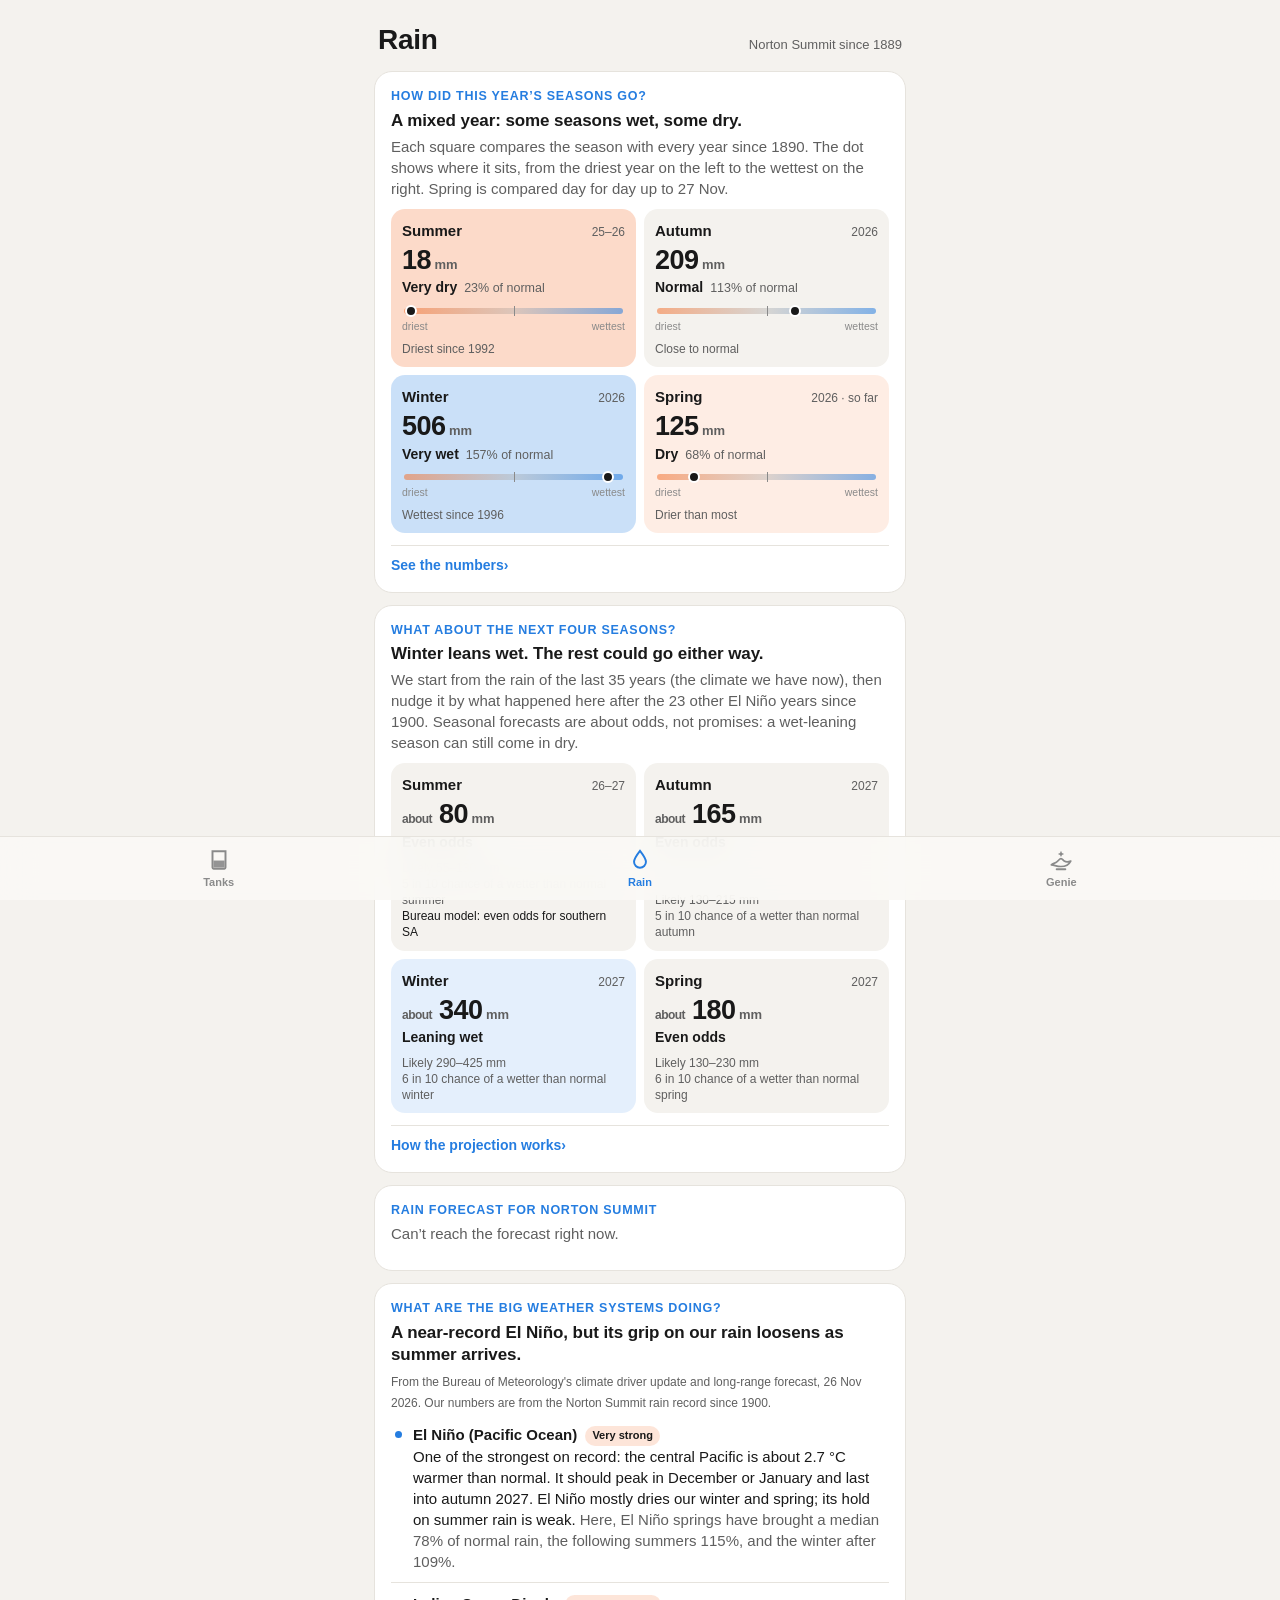
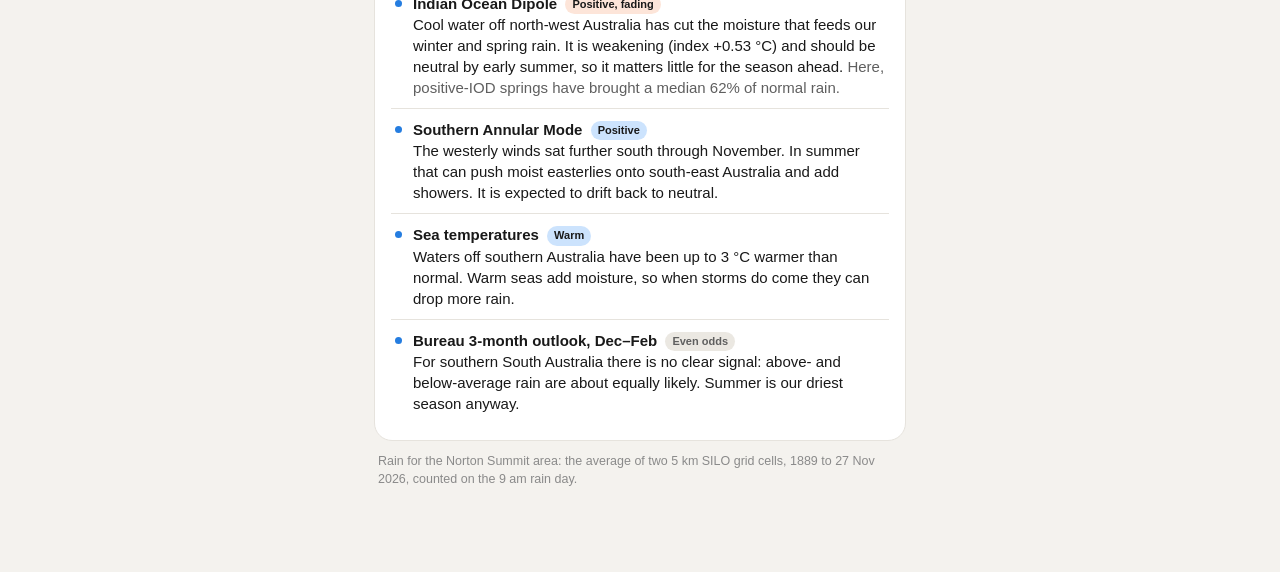
<file: index.html>
<!DOCTYPE html>
<html lang="en-AU">
<head>
<meta charset="utf-8">
<meta name="viewport" content="width=device-width, initial-scale=1, viewport-fit=cover">
<meta name="theme-color" content="#f4f2ee" media="(prefers-color-scheme: light)">
<meta name="theme-color" content="#111111" media="(prefers-color-scheme: dark)">
<meta name="apple-mobile-web-app-capable" content="yes">
<meta name="apple-mobile-web-app-status-bar-style" content="default">
<meta name="apple-mobile-web-app-title" content="Tanks a lot">
<link rel="apple-touch-icon" href="icons/icon-180.png">
<link rel="icon" href="icons/icon-192.png">
<link rel="manifest" href="manifest.webmanifest">
<title>Tanks a lot</title>
<link rel="stylesheet" href="style.css?v=11">
</head>
<body>
<div id="views">
  <section class="view" id="view-tanks" hidden></section>
  <section class="view" id="view-rain" hidden></section>
  <section class="view" id="view-genie" hidden></section>
</div>

<nav class="tabbar" role="tablist">
  <button role="tab" data-tab="tanks" aria-label="Tanks">
    <svg viewBox="0 0 24 24"><path d="M6 4h12v15a1 1 0 0 1-1 1H7a1 1 0 0 1-1-1z" fill="none" stroke="currentColor" stroke-width="1.8"/><path d="M6.9 12.5h10.2V19H6.9z" fill="currentColor" opacity=".9"/></svg>
    <span>Tanks</span>
  </button>
  <button role="tab" data-tab="rain" aria-label="Rain">
    <svg viewBox="0 0 24 24"><path d="M12 3.5c3.3 4.2 5.5 7.4 5.5 10.2a5.5 5.5 0 0 1-11 0c0-2.8 2.2-6 5.5-10.2z" fill="none" stroke="currentColor" stroke-width="1.8"/></svg>
    <span>Rain</span>
  </button>
  <button role="tab" data-tab="genie" aria-label="Rain Genie">
    <svg viewBox="0 0 24 24"><path d="M3 16.5c3 0 4.5 1.5 9 1.5s7.5-2 9-5c-2.5 1-4.5 1-6 0-1.2-.8-1.7-2.3-3-2.3-1.7 0-2.3 2.3-4.3 3.3C6 15 4.5 15.5 3 16.5z" fill="none" stroke="currentColor" stroke-width="1.6" stroke-linejoin="round"/><path d="M8 20.5h8" stroke="currentColor" stroke-width="1.8" stroke-linecap="round"/><path d="M12 3.5l.9 2 2 .9-2 .9-.9 2-.9-2-2-.9 2-.9z" fill="currentColor"/></svg>
    <span>Genie</span>
  </button>
</nav>

<div class="tip" id="tip" role="status"></div>
<script src="app.js?v=11"></script>
</body>
</html>
</file>
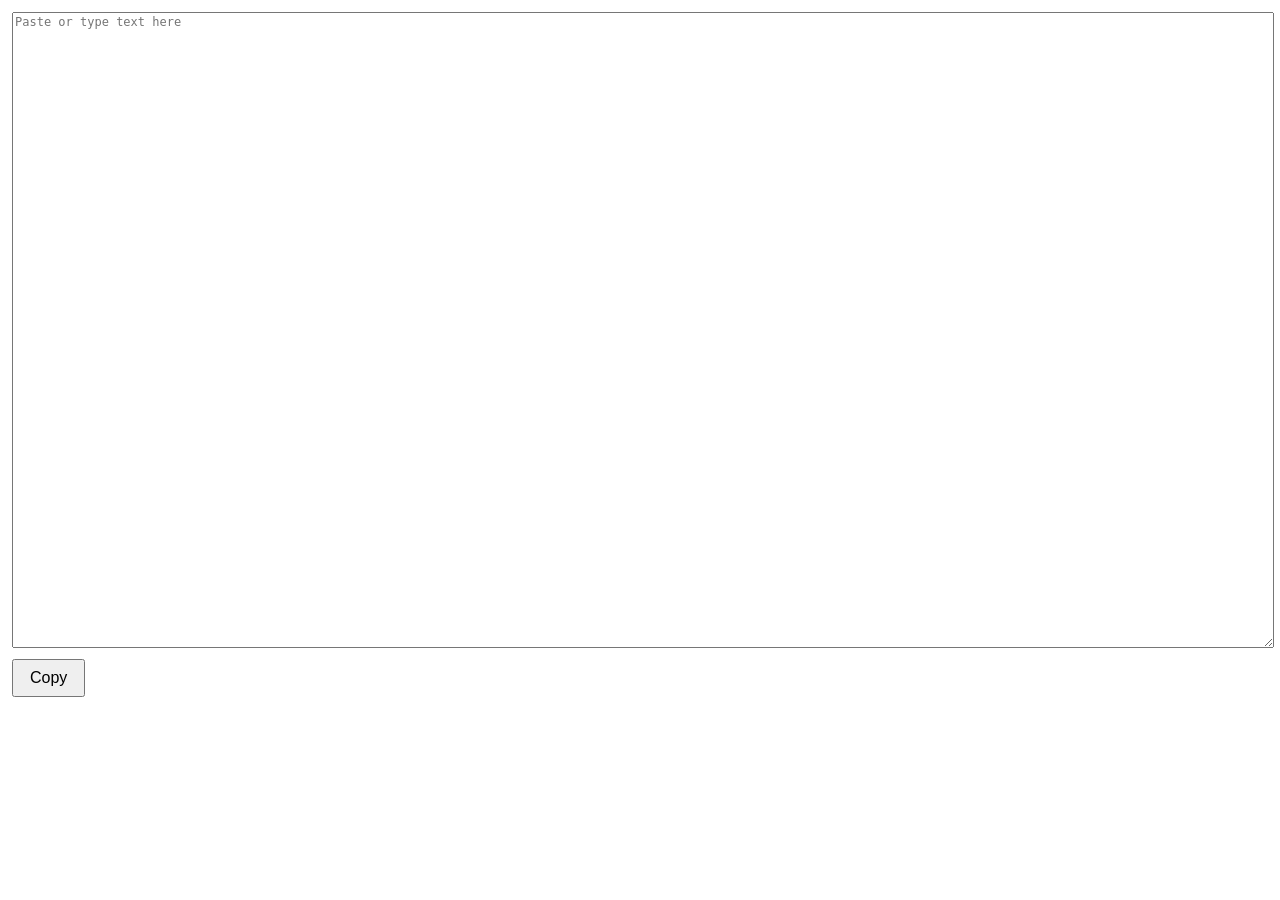
<file: paste.html>
<!DOCTYPE html>
<html lang="en"><head><meta charset="utf-8"><meta name="robots" content="noindex"><title>Clipboard helper</title>
<style>body{font:14px system-ui;margin:12px}textarea{width:100%;height:70vh;font:12px monospace}button{font-size:16px;padding:8px 16px;margin-top:8px}</style></head>
<body><textarea id="t" spellcheck="false" placeholder="Paste or type text here"></textarea>
<button id="c">Copy</button> <span id="s"></span>
<script>
document.getElementById('c').onclick=function(){var t=document.getElementById('t');t.focus();t.select();var ok=document.execCommand('copy');
var v=t.value,h=0;for(var i=0;i<v.length;i++)h=(h*31+v.charCodeAt(i))>>>0;
document.getElementById('s').textContent=(ok?'Copied ':'Copy failed ')+v.length+' chars, '+v.split('\n').length+' lines, hash '+h;};
</script></body></html>
</file>
<file: style.css>
:root {
  color-scheme: light;
  --bg: #f4f2ee; --card: #ffffff; --ink: #191919; --ink-2: #5f5f5f; --ink-3: #8a8a8a;
  --line: #e6e3dd; --grid: #eeebe6; --chip: #ebe8e2;
  --water: #257de0; --water-soft: #cce3fd;
  --warm: #f47230; --cool: #257de0; --neutral: #a3a3a3;
  --band: rgba(37,125,224,.14); --band2: rgba(37,125,224,.26);
  --warn: #c2410c; --good: #0a7a1f;
  --tab-bg: rgba(250,249,246,.92);
}
@media (prefers-color-scheme: dark) {
  :root {
    color-scheme: dark;
    --bg: #111111; --card: #1c1c1c; --ink: #efefef; --ink-2: #a8a8a8; --ink-3: #7c7c7c;
    --line: #2c2c2c; --grid: #262626; --chip: #2a2a2a;
    --water: #338ced; --water-soft: #173a63;
    --warm: #e76624; --cool: #338ced; --neutral: #777;
    --band: rgba(51,140,237,.18); --band2: rgba(51,140,237,.32);
    --warn: #f18a59; --good: #2fbf4a;
    --tab-bg: rgba(24,24,24,.92);
  }
}
* { box-sizing: border-box; -webkit-tap-highlight-color: transparent; }
html, body { margin: 0; background: var(--bg); color: var(--ink); height: 100%;
  font: 16px/1.4 -apple-system, BlinkMacSystemFont, "SF Pro Text", "Segoe UI", Roboto, sans-serif; }
body { overscroll-behavior-y: none; }
.view { max-width: 560px; margin: 0 auto; padding: max(14px, env(safe-area-inset-top)) 14px calc(84px + env(safe-area-inset-bottom)); }
.view-head { display: flex; align-items: baseline; justify-content: space-between; padding: 6px 4px 12px; }
.view-head h1 { font-size: 28px; font-weight: 700; letter-spacing: -.01em; margin: 0; }
.view-head .sub { font-size: 13px; color: var(--ink-2); }

/* segmented control */
.seg { display: flex; background: var(--chip); border-radius: 11px; padding: 3px; margin: 0 0 14px; }
.seg button { flex: 1; border: 0; background: transparent; color: var(--ink-2); font: inherit; font-size: 14px; font-weight: 600;
  padding: 8px 6px; border-radius: 9px; }
.seg button[aria-selected=true] { background: var(--card); color: var(--ink); box-shadow: 0 1px 3px rgba(0,0,0,.12); }

.card { background: var(--card); border-radius: 18px; padding: 16px; margin-bottom: 12px; border: 1px solid var(--line); }
.card h2 { font-size: 13px; font-weight: 600; text-transform: uppercase; letter-spacing: .06em; color: var(--ink-2); margin: 0 0 10px; }
.card h3 { font-size: 17px; margin: 0 0 4px; }
.big { font-size: 40px; font-weight: 700; letter-spacing: -.02em; line-height: 1.05; font-variant-numeric: tabular-nums; }
.big small { font-size: 17px; font-weight: 600; color: var(--ink-2); letter-spacing: 0; }
.lead { font-size: 16px; margin: 8px 0 0; }
.muted { color: var(--ink-2); } .small { font-size: 13px; } .tiny { font-size: 12px; }
.num { font-variant-numeric: tabular-nums; }
p { margin: 6px 0; }

.chips { display: grid; grid-template-columns: repeat(3, 1fr); gap: 8px; }
.chipcard { background: var(--bg); border-radius: 14px; padding: 10px; }
.chipcard b { display: block; font-size: 19px; white-space: nowrap; font-variant-numeric: tabular-nums; }
.chipcard span { font-size: 12px; color: var(--ink-2); display: block; }
.chipcard b span { display: inline; }
.tag { display: inline-block; white-space: nowrap; font-size: 11px; font-weight: 600; padding: 2px 7px; border-radius: 99px; background: var(--chip); color: var(--ink-2); margin-top: 4px; }
.tag.wet { background: var(--water-soft); color: var(--ink); }
.tag.dry { background: rgba(244,114,48,.18); color: var(--ink); }

.insights { list-style: none; margin: 0; padding: 0; }
.insights li { padding: 10px 0 10px 22px; border-top: 1px solid var(--line); position: relative; font-size: 15px; }
.insights li:first-child { border-top: 0; padding-top: 2px; }
.insights li::before { content: ""; position: absolute; left: 4px; top: 17px; width: 7px; height: 7px; border-radius: 50%; background: var(--water); }
.insights li:first-child::before { top: 9px; }

.legend { display: flex; flex-wrap: wrap; gap: 6px 14px; font-size: 12.5px; color: var(--ink-2); margin: 8px 0 0; }
.legend i { display: inline-block; width: 10px; height: 10px; border-radius: 3px; margin-right: 5px; vertical-align: -1px; }
.legend i.line { height: 3px; border-radius: 2px; width: 14px; vertical-align: 2px; }

svg.chart { display: block; width: 100%; height: auto; overflow: visible; touch-action: pan-y; user-select: none; -webkit-user-select: none; }
svg.chart text { font-size: 10.5px; fill: var(--ink-3); font-family: inherit; }
svg.chart .lbl { fill: var(--ink-2); font-size: 11px; }
.chart-wrap { position: relative; }

.controls { display: grid; gap: 12px; }
.slider-row { display: flex; align-items: center; gap: 10px; }
.slider-row label { font-size: 14px; color: var(--ink-2); white-space: nowrap; min-width: 74px; }
.slider-row output { font-weight: 650; min-width: 88px; text-align: right; font-variant-numeric: tabular-nums; }
input[type=range] { flex: 1; accent-color: var(--water); }
.pills { display: flex; flex-wrap: wrap; gap: 6px; }
.pills button { border: 1px solid var(--line); background: var(--card); color: var(--ink); border-radius: 99px; padding: 7px 12px; font: inherit; font-size: 13.5px; }
.pills button[aria-pressed=true] { background: var(--ink); color: var(--card); border-color: var(--ink); }

.stat3 { display: grid; grid-template-columns: repeat(3, 1fr); gap: 8px; text-align: left; }
.stat3 b { display: block; font-size: 22px; font-variant-numeric: tabular-nums; }
.stat3 span { font-size: 12px; color: var(--ink-2); }

.btn { display: block; width: 100%; border: 0; border-radius: 14px; padding: 15px; background: var(--ink); color: var(--card);
  font: inherit; font-size: 16px; font-weight: 650; text-align: center; text-decoration: none; }
.note { font-size: 12.5px; color: var(--ink-3); margin: 10px 4px 0; }
a { color: var(--water); }

/* tab bar */
.tabbar { position: fixed; left: 0; right: 0; bottom: 0; display: flex; justify-content: space-around; z-index: 10;
  padding: 6px 8px calc(6px + env(safe-area-inset-bottom)); background: var(--tab-bg);
  -webkit-backdrop-filter: blur(16px); backdrop-filter: blur(16px); border-top: 1px solid var(--line); }
.tabbar button { flex: 1; max-width: 140px; border: 0; background: none; color: var(--ink-3); font: inherit; font-size: 11px; font-weight: 600;
  display: flex; flex-direction: column; align-items: center; gap: 2px; padding: 4px 0; }
.tabbar svg { width: 26px; height: 26px; }
.tabbar button[aria-selected=true] { color: var(--water); }

.tip { position: fixed; pointer-events: none; background: var(--ink); color: var(--card); font-size: 12.5px; line-height: 1.35;
  padding: 7px 9px; border-radius: 9px; max-width: 240px; opacity: 0; transition: opacity .12s; z-index: 30; transform: translate(-50%, calc(-100% - 10px)); }
.tip b { font-weight: 650; }
.skeleton { color: var(--ink-3); text-align: center; padding: 80px 0; }

/* layman-first cards */
.q { font-size: 12.5px; font-weight: 650; text-transform: uppercase; letter-spacing: .06em; color: var(--water); margin: 0 0 4px; }
.answer { font-size: 19px; line-height: 1.3; font-weight: 650; margin: 0 0 6px; letter-spacing: -.005em; }
.explain { font-size: 15px; color: var(--ink-2); margin: 0 0 10px; }
.explain b { color: var(--ink); }
details { margin-top: 12px; border-top: 1px solid var(--line); padding-top: 10px; }
summary { cursor: pointer; font-size: 14px; font-weight: 600; color: var(--water); list-style: none; }
summary::-webkit-details-marker { display: none; }
summary::after { content: ' ›'; display: inline-block; transition: transform .15s; }
details[open] summary::after { transform: rotate(90deg); }
.tbl-wrap { overflow-x: auto; margin-top: 8px; }
.tbl { width: 100%; border-collapse: collapse; font-size: 13.5px; font-variant-numeric: tabular-nums; }
.tbl th { text-align: left; font-weight: 600; color: var(--ink-3); font-size: 12px; padding: 4px 6px 6px 0; border-bottom: 1px solid var(--line); }
.tbl td { white-space: nowrap; padding: 6px 6px 6px 0; border-bottom: 1px solid var(--grid); }
.tbl .r { text-align: right; }
.tbl tr.hl td { background: var(--water-soft); }
.tbl tr.hl td:first-child { border-radius: 6px 0 0 6px; padding-left: 6px; } .tbl tr.hl td:last-child { border-radius: 0 6px 6px 0; }
.select { width: 100%; font: inherit; font-size: 17px; font-weight: 600; padding: 11px 12px; border-radius: 12px; border: 1px solid var(--line); background: var(--bg); color: var(--ink); }
.rec-grid { display: grid; grid-template-columns: 1fr 1fr; gap: 6px 14px; }
.rec-grid h4 { margin: 8px 0 0; font-size: 13px; color: var(--ink-2); }
.rec-grid .tbl { font-size: 12.5px; } .rec-grid .tbl thead { display: none; }
.seg button { font-size: 13.5px; padding: 8px 4px; }

/* tanks */
.alert { background: rgba(244,114,48,.13); border-radius: 14px; padding: 11px 14px; margin-bottom: 10px; font-size: 14.5px; }
.hero-row { display: flex; gap: 14px; align-items: center; margin-top: 6px; }
.hero-row .tank { width: 112px; flex: none; }
.big-btn { margin: 0 0 12px; padding: 17px; font-size: 17px; background: var(--water); color: #fff; box-shadow: 0 4px 14px rgba(37,125,224,.3); }
.ghost { flex: 1; background: transparent; border: 1px solid var(--line); color: var(--ink); border-radius: 12px; padding: 12px; font: inherit; font-size: 14.5px; }
.row2 { display: flex; gap: 10px; } .row2 > * { flex: 1; }
.x { border: 0; background: none; color: var(--ink-3); font-size: 15px; padding: 2px 4px; margin-left: 4px; }
.tbl td .x { vertical-align: middle; }
.sheet-wrap .scrim { position: fixed; inset: 0; background: rgba(0,0,0,.35); opacity: 0; transition: opacity .2s; z-index: 40; }
.sheet-wrap .sheet { position: fixed; left: 0; right: 0; bottom: 0; z-index: 41; background: var(--card); border-radius: 22px 22px 0 0; max-width: 600px; margin: 0 auto;
  padding: 22px 18px calc(18px + env(safe-area-inset-bottom)); transform: translateY(105%); transition: transform .25s ease; }
.sheet-wrap.open .scrim { opacity: 1; } .sheet-wrap.open .sheet { transform: none; }
.sheet h3 { margin: 0 0 12px; font-size: 20px; }
.fl { display: block; font-size: 13px; color: var(--ink-2); margin: 12px 0 6px; }
.inp { width: 100%; font: inherit; font-size: 17px; padding: 13px 14px; border-radius: 12px; border: 1px solid var(--line); background: var(--bg); color: var(--ink); }
.inp.huge { font-size: 30px; font-weight: 650; }
.hint { font-size: 13.5px; color: var(--ink-2); min-height: 20px; margin-top: 6px; } .hint.bad { color: var(--warn); }
.btn:disabled { opacity: .45; }
.toast { position: fixed; left: 50%; bottom: calc(90px + env(safe-area-inset-bottom)); transform: translateX(-50%); background: var(--ink); color: var(--card); padding: 11px 16px; border-radius: 12px; font-size: 14.5px; opacity: 0; transition: opacity .2s; z-index: 50; max-width: 90%; text-align: center; }

.card.genie { background: linear-gradient(160deg, var(--card), var(--water-soft)); }
.pills button { white-space: nowrap; }

/* v2 simplification */
.chips > * { min-width: 0; }
.chips.four { grid-template-columns: repeat(2, 1fr); }
.chipcard b { font-size: 21px; }
.insights li b { color: var(--ink); }
.insights li .tag { margin: 0 0 0 4px; vertical-align: 1px; }
.fc-row { display: grid; grid-template-columns: repeat(7, 1fr); gap: 4px; margin: 4px 0 10px; text-align: center; }
.fc-row div { background: var(--bg); border-radius: 10px; padding: 7px 0 6px; font-size: 11.5px; color: var(--ink-2); }
.fc-row b { display: block; font-size: 14px; color: var(--ink); font-variant-numeric: tabular-nums; margin-top: 2px; }
.fc-row div.wet { background: var(--water-soft); }
.fc-row div.past { opacity: .75; }
.pair { display: flex; align-items: center; gap: 10px; margin: 6px 0 10px; }
.pair > div { flex: 1; background: var(--bg); border-radius: 14px; padding: 10px 12px; }
.pair b { display: block; font-size: 24px; font-variant-numeric: tabular-nums; }
.pair span { font-size: 12.5px; color: var(--ink-2); }
.pair .arrow { flex: none; background: none; padding: 0; color: var(--ink-3); font-size: 20px; }

/* My tanks */
.hero-num { display: flex; flex-direction: column; gap: 2px; margin: 4px 0 12px; }
.hero-num .big { font-size: 44px; line-height: 1.05; }
.tk-grid { display: grid; grid-template-columns: repeat(2, minmax(0, 1fr)); gap: 8px; }
.tk-tile { display: flex; align-items: center; gap: 8px; text-align: left; background: var(--bg); border: 0; border-radius: 14px; padding: 8px 8px 8px 4px; color: var(--ink); font: inherit; cursor: pointer; min-width: 0; }
.tk-tile:active { transform: scale(.98); }
.tk-tile .mtank { width: 52px; flex: none; }
.tk-txt { display: flex; flex-direction: column; gap: 2px; min-width: 0; }
.tk-txt b { font-size: 14px; white-space: nowrap; overflow: hidden; text-overflow: ellipsis; }
.tk-txt > span { font-size: 11.5px; color: var(--ink-2); }
.tk-txt .tag { align-self: flex-start; margin-top: 2px; font-size: 10.5px; }
.tk-tile.add { border: 1.5px dashed var(--ink-3); background: none; justify-content: flex-start; padding-left: 12px; }
.tk-tile.add .plus { font-size: 28px; color: var(--water); width: 34px; text-align: center; }
.fill-row { display: flex; align-items: center; gap: 12px; }
.fill-row input { flex: 1; }
.fill-row output { min-width: 112px; text-align: right; font-weight: 650; font-variant-numeric: tabular-nums; }
.chk { display: flex; gap: 8px; align-items: center; font-size: 14px; margin-top: 10px; color: var(--ink-2); }
details.more { margin-top: 12px; }
details.more summary { color: var(--water); font-weight: 600; font-size: 14px; }
.ghost.danger { color: var(--warn); width: 100%; }
.linkbtn { background: none; border: 0; padding: 0; color: inherit; font: inherit; font-weight: 700; text-decoration: underline; cursor: pointer; }
.warn-txt { color: var(--warn); }
select.inp { appearance: auto; }

/* ---- Rain: four season squares */
.sq-grid { display: grid; grid-template-columns: 1fr 1fr; gap: 8px; }
.sq { background: var(--bg); border-radius: 14px; padding: 11px 11px 10px; display: flex; flex-direction: column; gap: 3px; min-height: 150px; cursor: default; }
.sq.dry { background: rgba(244,114,48,.13); } .sq.dry2 { background: rgba(244,114,48,.26); }
.sq.wet { background: rgba(37,125,224,.12); } .sq.wet2 { background: rgba(37,125,224,.24); }
.sq-top { display: flex; justify-content: space-between; align-items: baseline; gap: 6px; }
.sq-top b { font-size: 15px; } .sq-top span { font-size: 12px; color: var(--ink-2); white-space: nowrap; }
.sq-num { font-size: 27px; font-weight: 750; letter-spacing: -.02em; font-variant-numeric: tabular-nums; line-height: 1.1; margin-top: 2px; }
.sq-num small { font-size: 13px; font-weight: 600; color: var(--ink-2); letter-spacing: 0; }
.sq-word { font-size: 14px; font-weight: 650; } .sq-word span { font-weight: 500; color: var(--ink-2); font-size: 12.5px; margin-left: 3px; }
.sq-foot { font-size: 12px; color: var(--ink-2); line-height: 1.35; margin-top: auto; padding-top: 4px; }
.sq-foot .bom { color: var(--ink); }
.posbar { position: relative; height: 6px; border-radius: 99px; margin: 7px 2px 0;
  background: linear-gradient(90deg, rgba(244,114,48,.55), rgba(160,160,160,.35) 50%, rgba(37,125,224,.55)); }
.posbar::after { content: ""; position: absolute; left: 50%; top: -2px; width: 1px; height: 10px; background: var(--ink-3); }
.posbar i { position: absolute; top: 50%; width: 12px; height: 12px; margin: -6px 0 0 -6px; border-radius: 50%; background: var(--ink); border: 2px solid var(--card); box-sizing: border-box; z-index: 1; }
.posends { display: flex; justify-content: space-between; font-size: 10.5px; color: var(--ink-3); margin: 2px 0 0; }
.fc-row .fc-c, .fc-row .fc-t { display: block; font-size: 10.5px; color: var(--ink-3); margin-top: 1px; }
.insights .tag { margin: 0 0 0 4px; vertical-align: 1px; }
</file>
